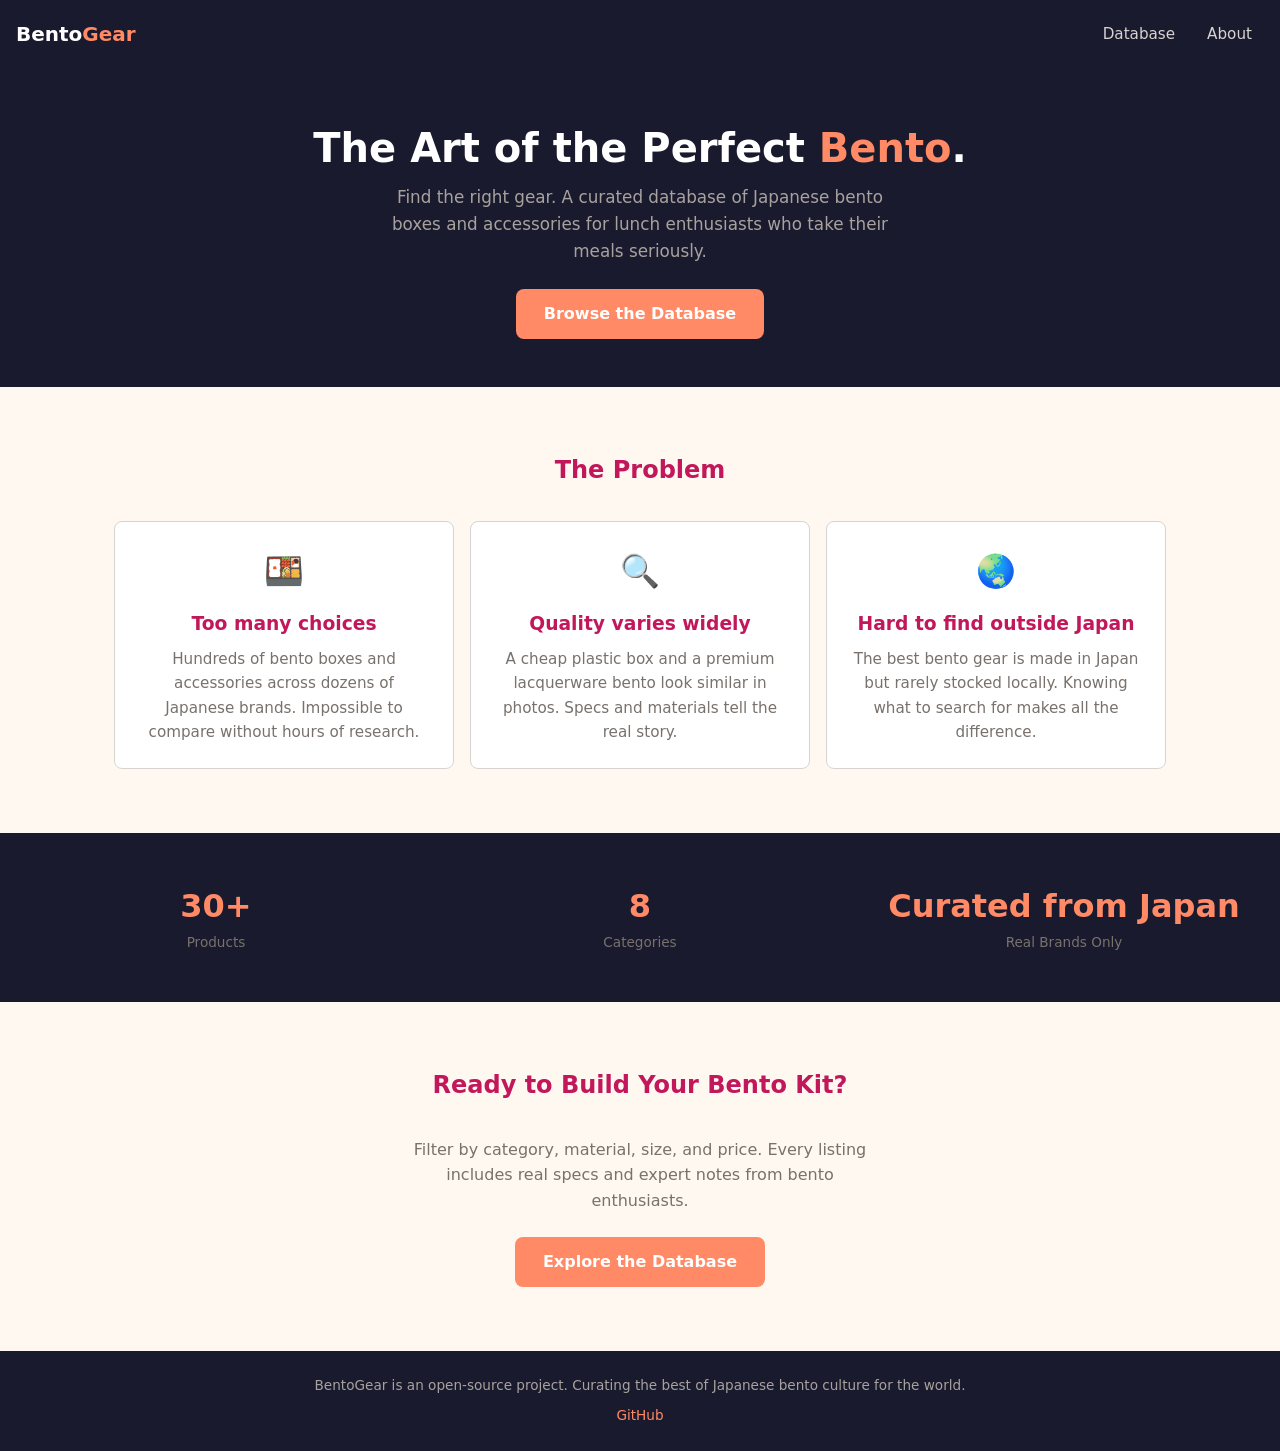
<file: index.html>
<!DOCTYPE html>
<html lang="en">
<head>
<meta charset="UTF-8">
<meta name="viewport" content="width=device-width,initial-scale=1">
<title>BentoGear - The Art of the Perfect Bento</title>
<meta name="description" content="A curated database of Japanese bento boxes, accessories, and supplies. Find the perfect bento gear for your daily lunch.">
<meta property="og:title" content="BentoGear - The Art of the Perfect Bento">
<meta property="og:description" content="A curated database of Japanese bento boxes, accessories, and supplies for bento enthusiasts worldwide.">
<meta property="og:type" content="website">
<meta property="og:url" content="https://humancronadmin.github.io/bento-gear/">
<link rel="canonical" href="https://humancronadmin.github.io/bento-gear/">
<link rel="icon" href="favicon.svg" type="image/svg+xml">
<link rel="stylesheet" href="css/style.css">
<script async src="https://www.googletagmanager.com/gtag/js?id=G-MXKH7PSKC2"></script>
<script>window.dataLayer=window.dataLayer||[];function gtag(){dataLayer.push(arguments);}gtag("js",new Date());gtag("config","G-MXKH7PSKC2");</script>
<script type="text/javascript">(function(c,l,a,r,i,t,y){c[a]=c[a]||function(){(c[a].q=c[a].q||[]).push(arguments)};t=l.createElement(r);t.async=1;t.src="https://www.clarity.ms/tag/"+i;y=l.getElementsByTagName(r)[0];y.parentNode.insertBefore(t,y);})(window, document, "clarity", "script", "wa1jxs6bmh");</script>

<script type="application/ld+json">{"@context":"https://schema.org","@type":"WebSite","name":"BentoGear","url":"https://humancronadmin.github.io/bento-gear/","description":"BentoGear - Japanese bento boxes, bento accessories, food picks, sauce containers, lunch bags, furoshiki, charab","inLanguage":"en","potentialAction":{"@type":"SearchAction","target":{"@type":"EntryPoint","urlTemplate":"https://humancronadmin.github.io/bento-gear/?q={search_term_string}"},"query-input":"required name=search_term_string"}}</script>
<script type="application/ld+json">{"@context":"https://schema.org","@type":"CollectionPage","name":"BentoGear","url":"https://humancronadmin.github.io/bento-gear/","description":"BentoGear - Japanese bento boxes, bento accessories, food picks, sauce containers, lunch bags, furoshiki, charab","about":{"@type":"Thing","name":"Japanese bento boxes"},"audience":{"@type":"Audience","audienceType":"bento enthusiasts worldwide who want authentic Japanese bento gear"},"isAccessibleForFree":true,"inLanguage":"en"}</script>
<script type="application/ld+json">{"@context":"https://schema.org","@type":"BreadcrumbList","itemListElement":[{"@type":"ListItem","position":1,"name":"Home","item":"https://humancronadmin.github.io/bento-gear/"}]}</script>
</head>
<body>
<nav class="nav">
 <a href="index.html" class="nav-brand">Bento<span>Gear</span></a>
 <div class="nav-links">
 <a href="database.html">Database</a>
 <a href="#about">About</a>
 </div>
</nav>
<section class="hero">
 <h1>The Art of the Perfect <em>Bento</em>.</h1>
 <p>Find the right gear. A curated database of Japanese bento boxes and accessories for lunch enthusiasts who take their meals seriously.</p>
 <a href="database.html" class="btn btn-primary">Browse the Database</a>
</section>
<section class="section">
 <h2 class="section-title">The Problem</h2>
 <div class="problem-grid" id="problems"></div>
</section>
<section class="section" style="background:var(--dark);color:#FFF;max-width:none;padding:48px 16px">
 <div class="stats-row" id="stats"></div>
</section>
<section class="section" style="text-align:center">
 <h2 class="section-title">Ready to Build Your Bento Kit?</h2>
 <p style="color:var(--muted);margin-bottom:24px;max-width:480px;margin-left:auto;margin-right:auto">Filter by category, material, size, and price. Every listing includes real specs and expert notes from bento enthusiasts.</p>
 <a href="database.html" class="btn btn-primary">Explore the Database</a>
</section>
<footer class="footer" id="about">
 <p>BentoGear is an open-source project. Curating the best of Japanese bento culture for the world.</p>
 <p style="margin-top:8px"><a href="https://github.com/humancronadmin">GitHub</a></p>
</footer>
<script>
const problems=[
 {icon:"\uD83C\uDF71",title:"Too many choices",desc:"Hundreds of bento boxes and accessories across dozens of Japanese brands. Impossible to compare without hours of research."},
 {icon:"\uD83D\uDD0D",title:"Quality varies widely",desc:"A cheap plastic box and a premium lacquerware bento look similar in photos. Specs and materials tell the real story."},
 {icon:"\uD83C\uDF0F",title:"Hard to find outside Japan",desc:"The best bento gear is made in Japan but rarely stocked locally. Knowing what to search for makes all the difference."}
];
const stats=[
 {num:"30+",label:"Products"},
 {num:"8",label:"Categories"},
 {num:"Curated from Japan",label:"Real Brands Only"}
];
document.getElementById("problems").innerHTML=problems.map(p=>`<div class="problem-card"><div class="icon">${p.icon}</div><h3>${p.title}</h3><p>${p.desc}</p></div>`).join("");
document.getElementById("stats").innerHTML=stats.map(s=>`<div class="stat"><div class="num">${s.num}</div><div class="label">${s.label}</div></div>`).join("");
</script>
<script async src="https://pagead2.googlesyndication.com/pagead/js/adsbygoogle.js?client=ca-pub-6776399834647681" crossorigin="anonymous"></script>
</body>
</html>
</file>
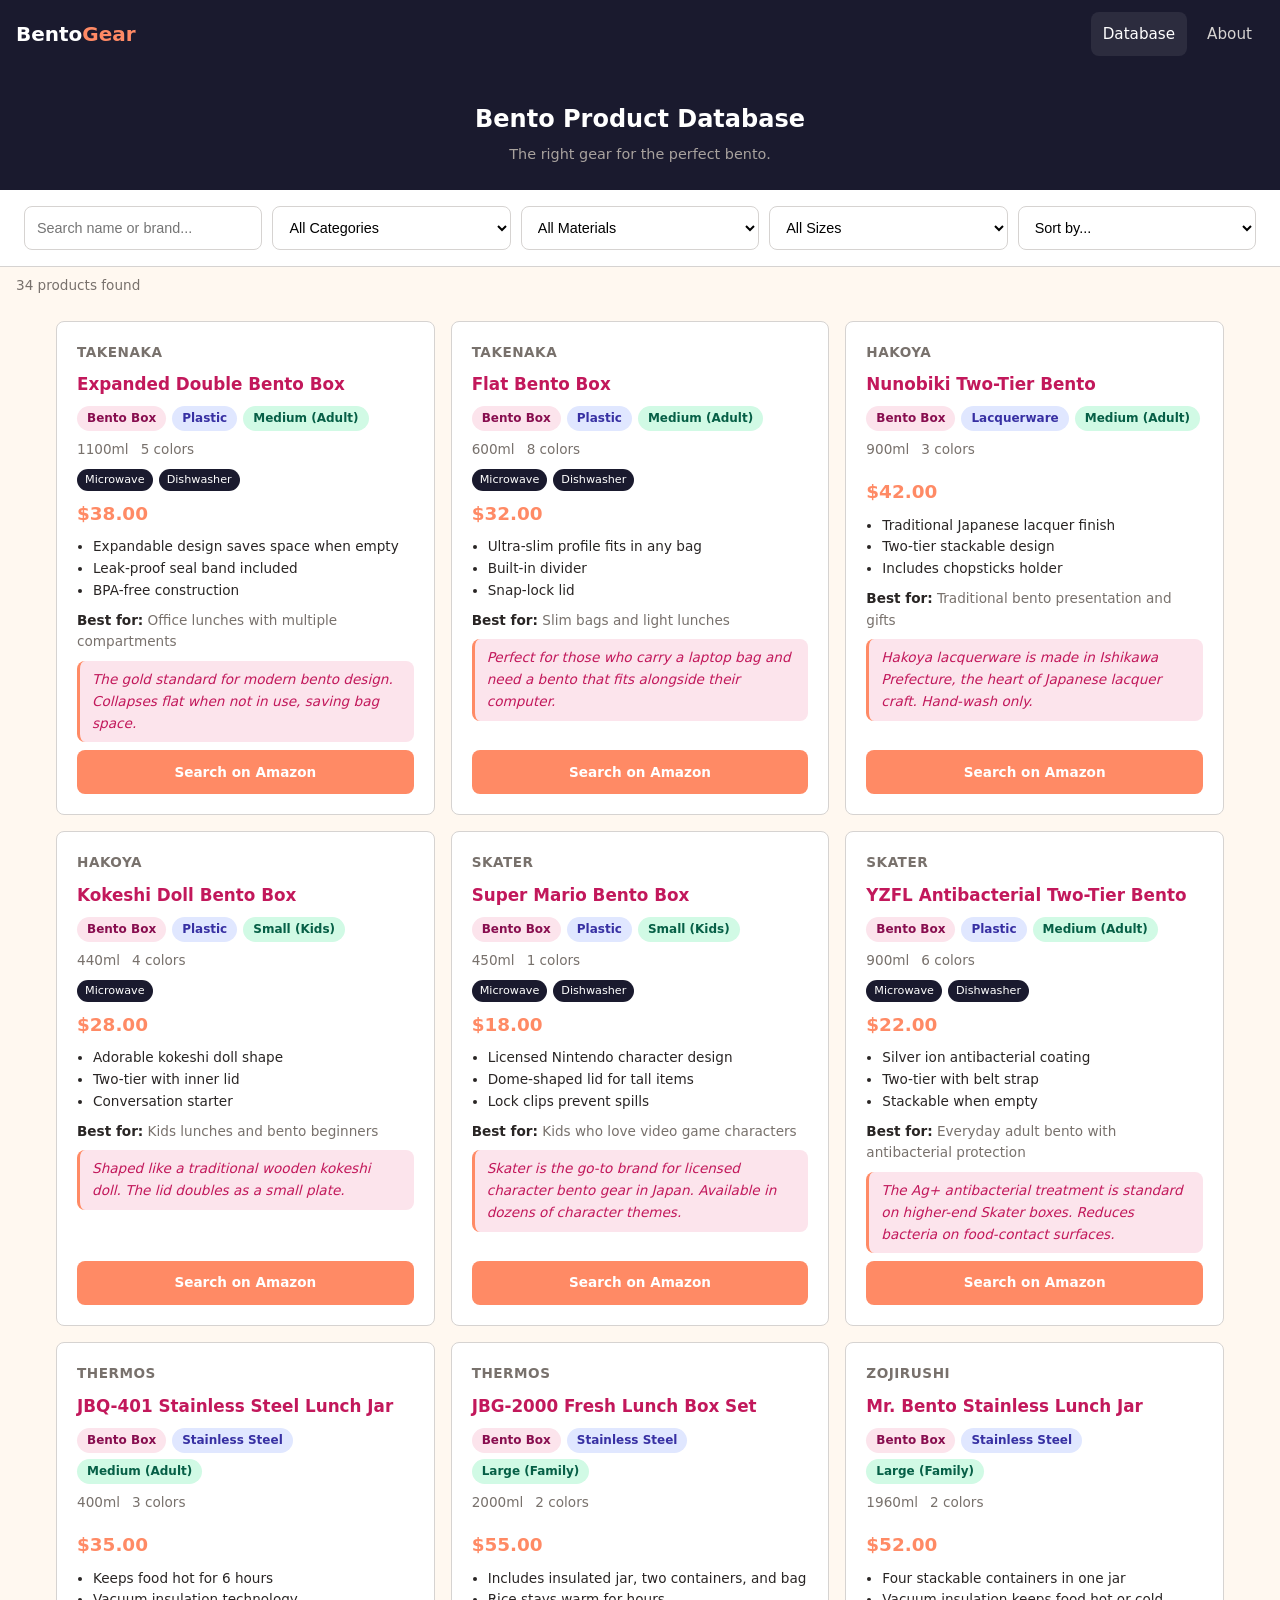
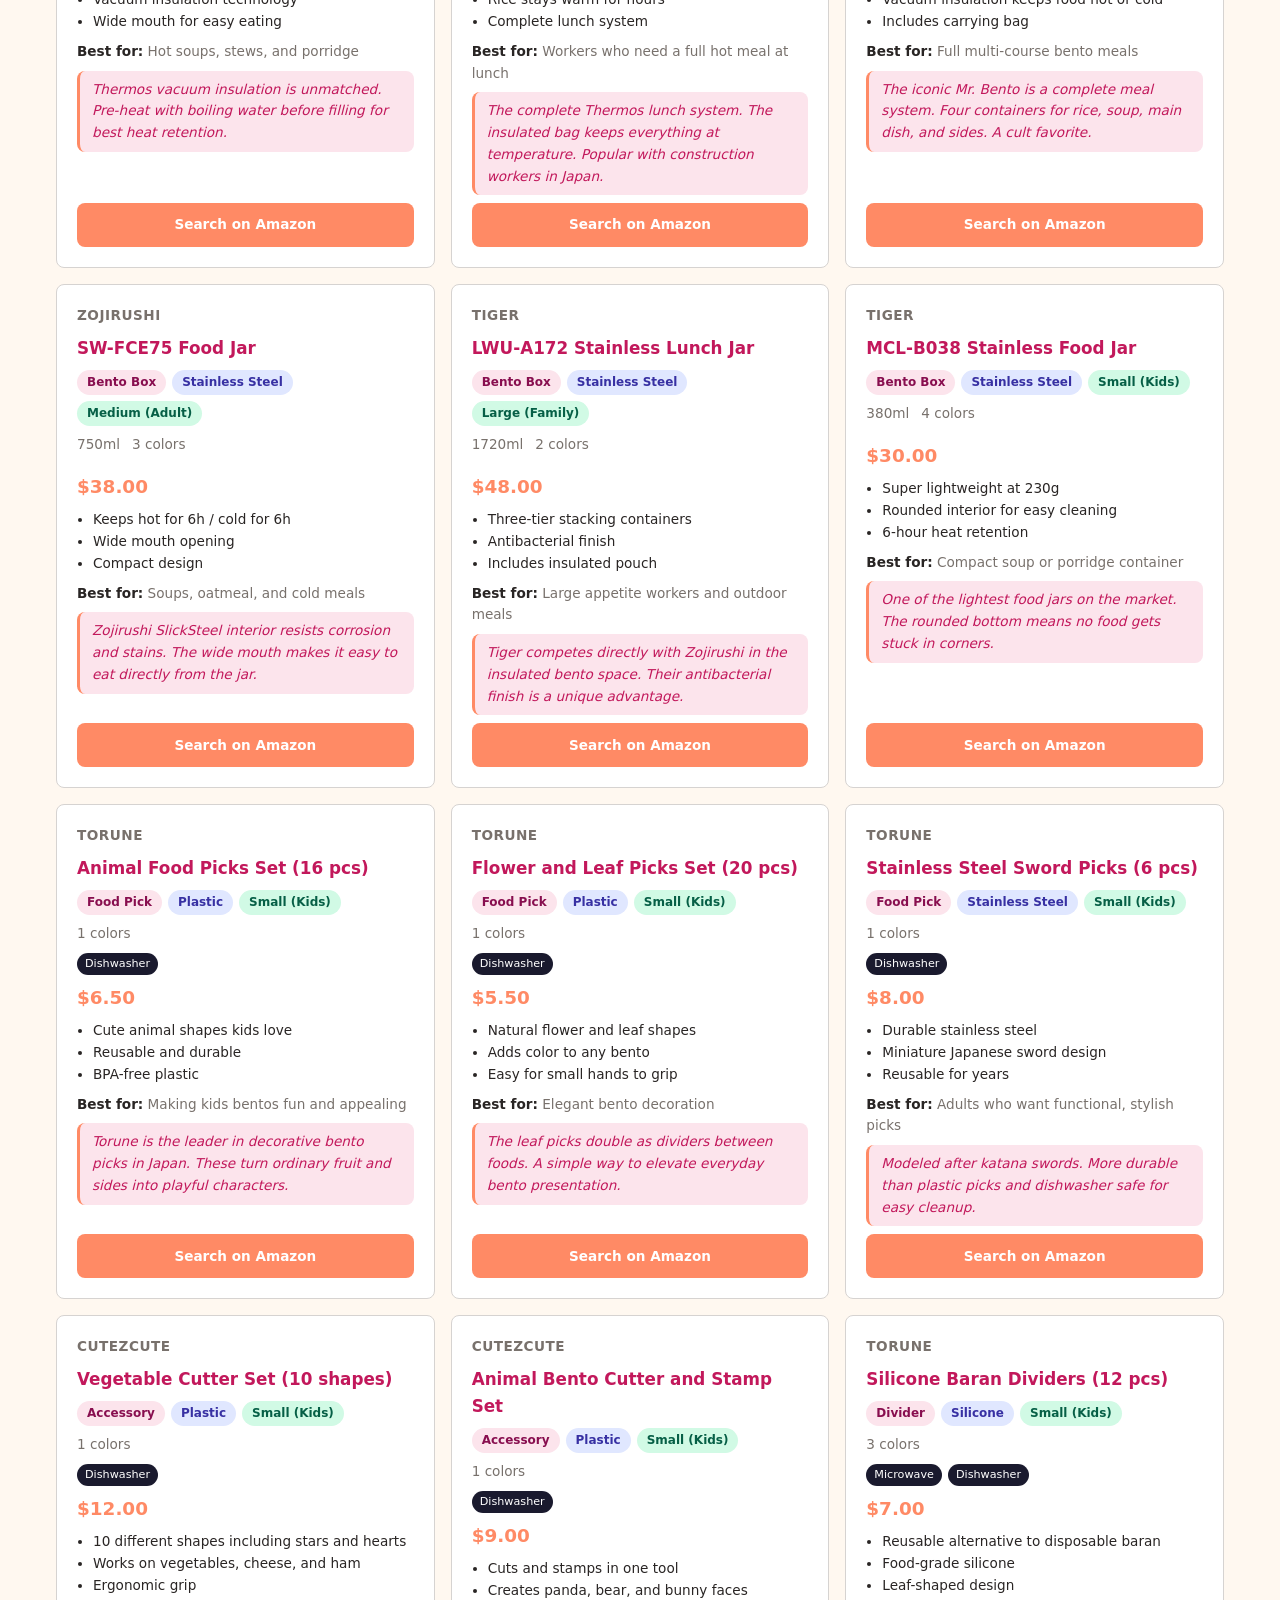
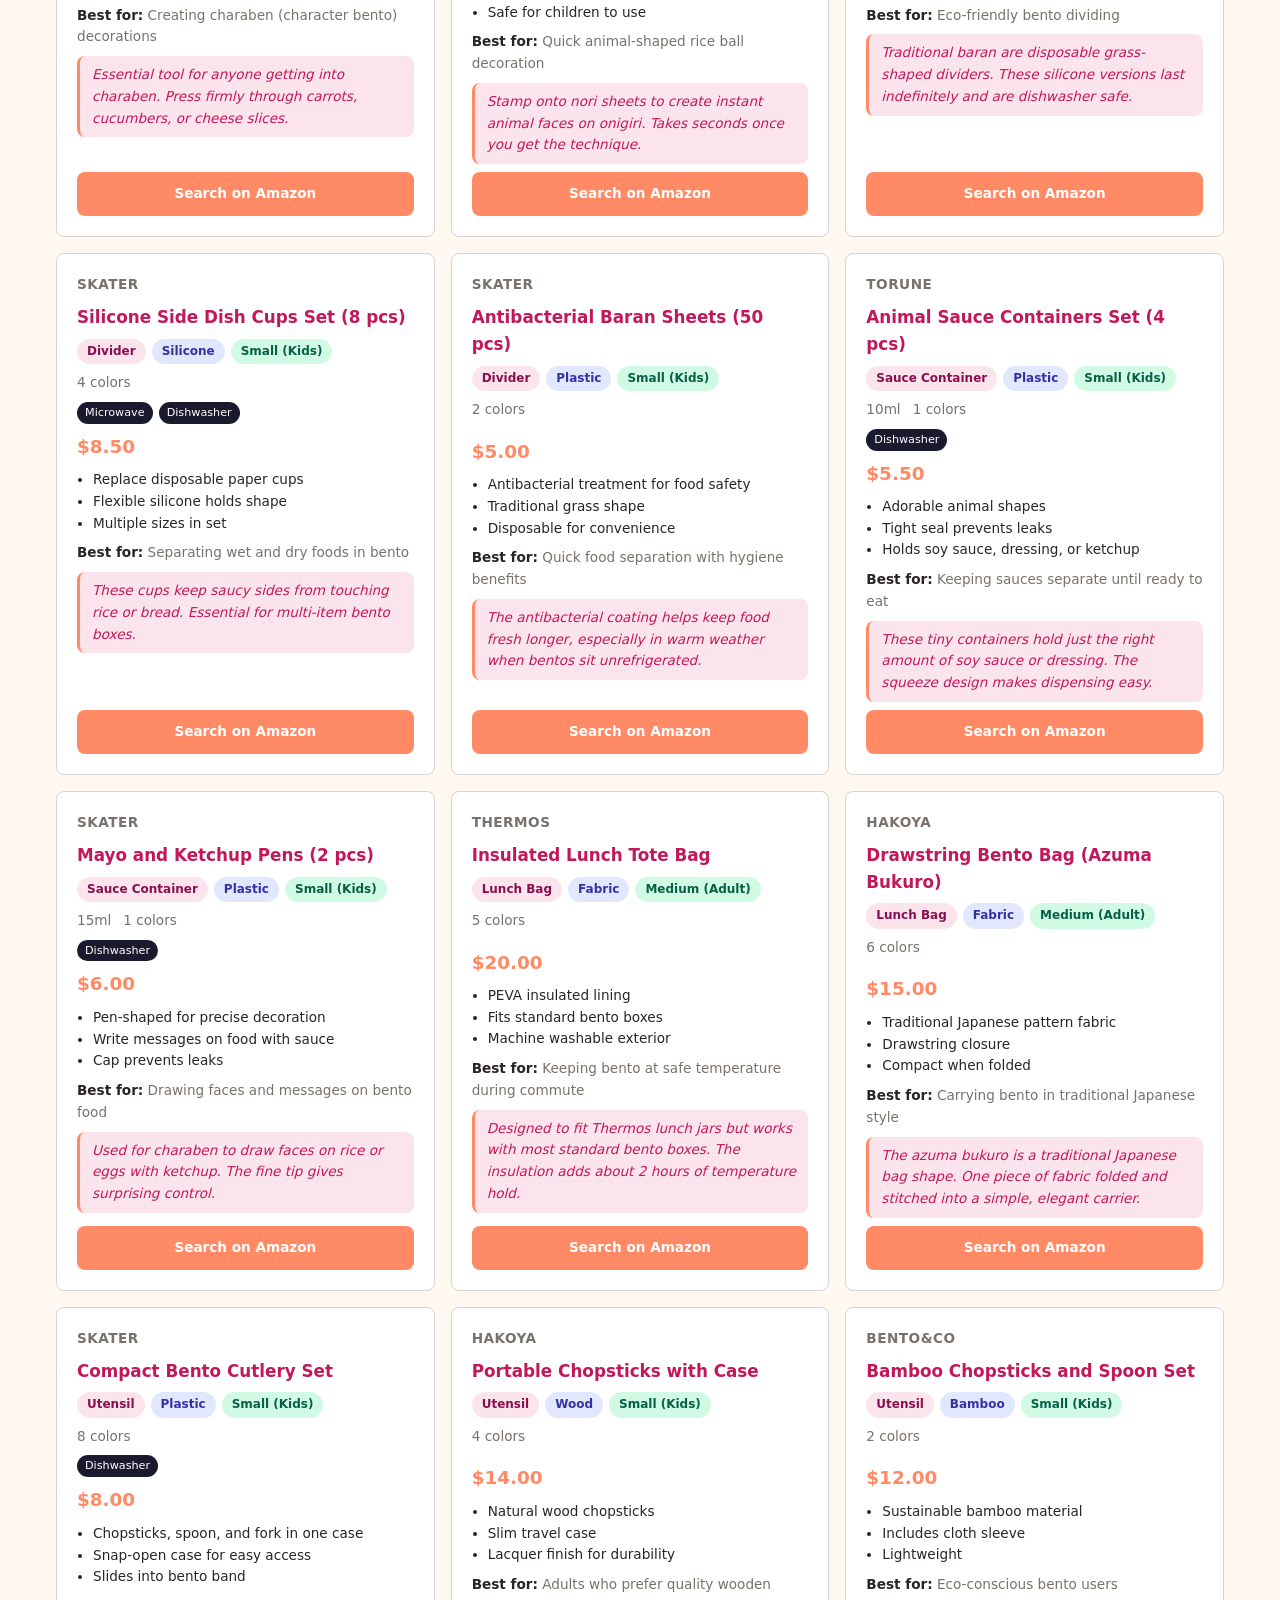
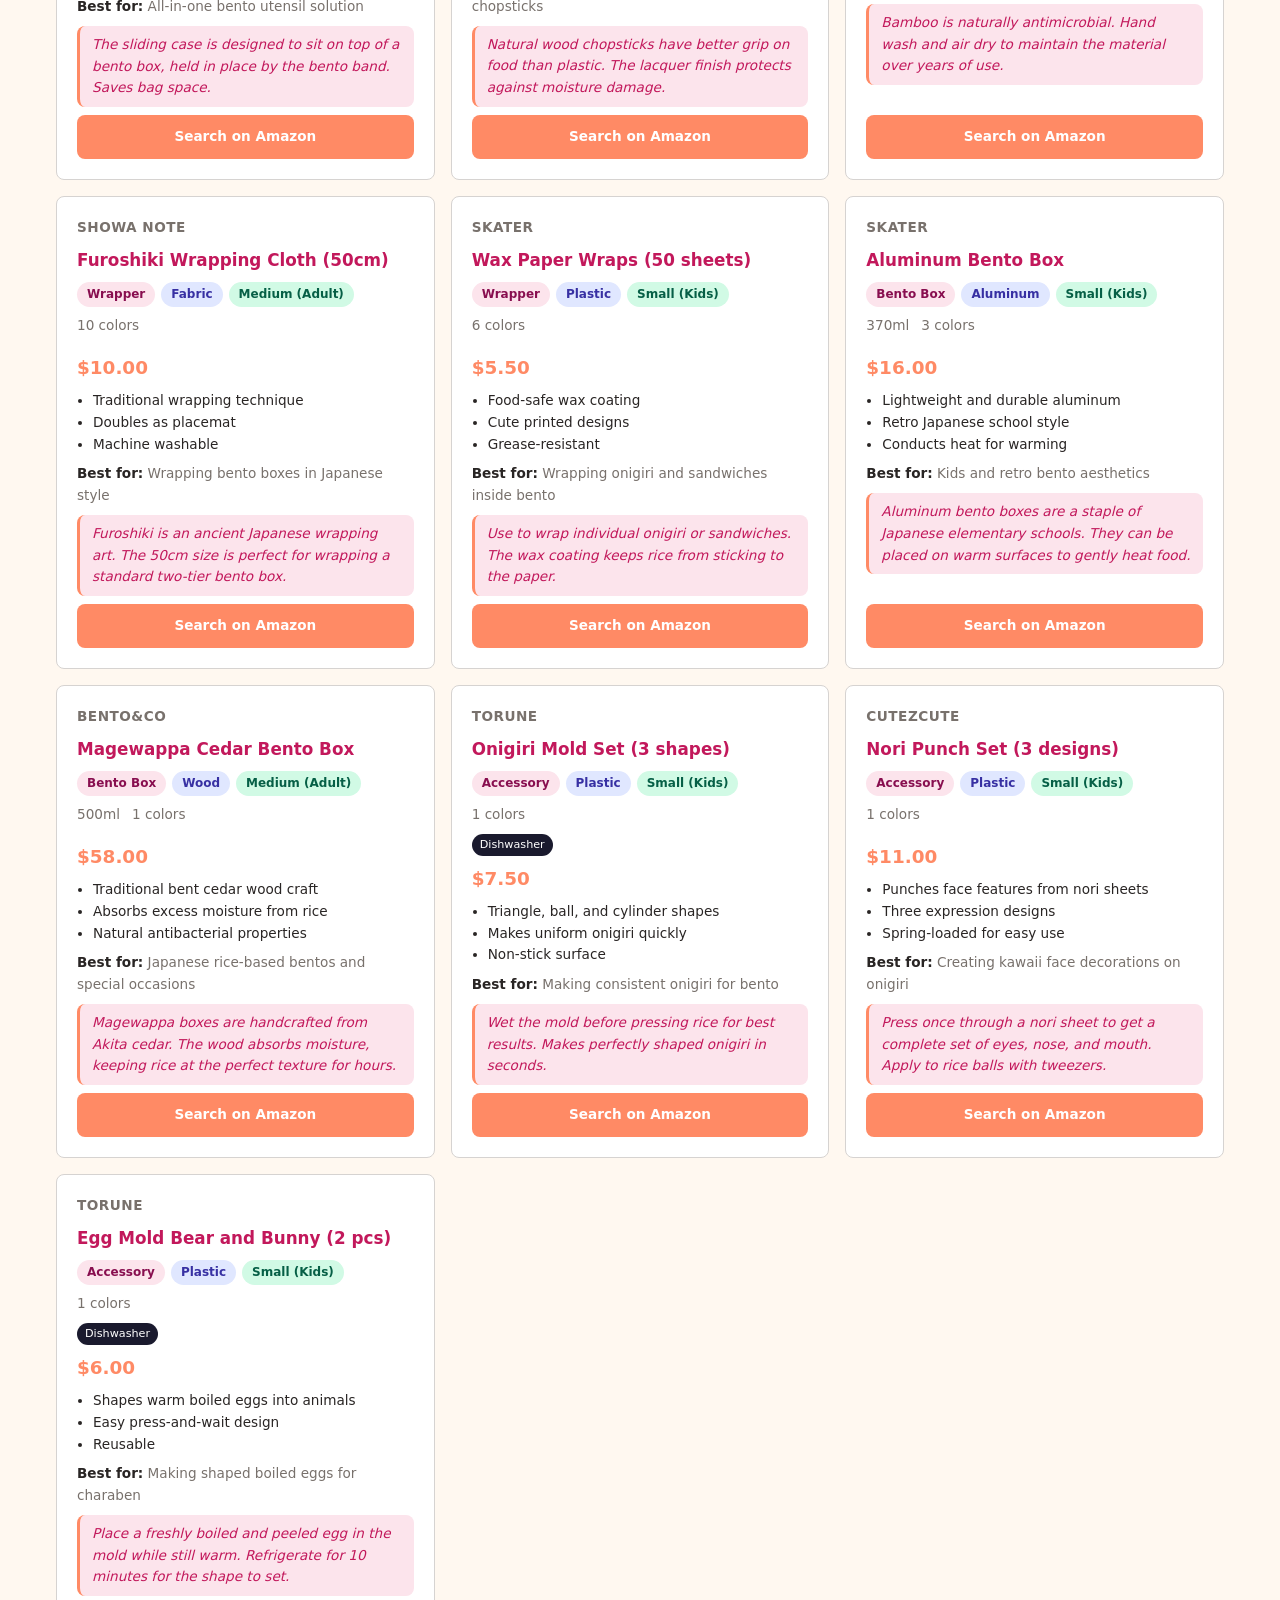
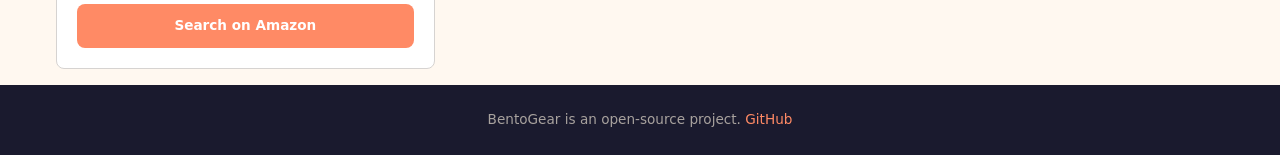
<file: database.html>
<!DOCTYPE html>
<html lang="en">
<head>
<meta charset="UTF-8">
<meta name="viewport" content="width=device-width,initial-scale=1">
<title>Database - BentoGear</title>
<meta name="description" content="Browse and filter 30+ Japanese bento products. Compare bento boxes, food picks, dividers, and accessories by category, material, and price.">
<meta property="og:title" content="BentoGear - Bento Product Database">
<meta property="og:description" content="Browse and filter 30+ Japanese bento products by category, material, size, and price.">
<meta property="og:type" content="website">
<meta property="og:url" content="https://humancronadmin.github.io/bento-gear/database.html">
<link rel="canonical" href="https://humancronadmin.github.io/bento-gear/database.html">
<link rel="icon" href="favicon.svg" type="image/svg+xml">
<link rel="stylesheet" href="css/style.css">
<script async src="https://www.googletagmanager.com/gtag/js?id=G-MXKH7PSKC2"></script>
<script>window.dataLayer=window.dataLayer||[];function gtag(){dataLayer.push(arguments);}gtag("js",new Date());gtag("config","G-MXKH7PSKC2");</script>
<script type="text/javascript">(function(c,l,a,r,i,t,y){c[a]=c[a]||function(){(c[a].q=c[a].q||[]).push(arguments)};t=l.createElement(r);t.async=1;t.src="https://www.clarity.ms/tag/"+i;y=l.getElementsByTagName(r)[0];y.parentNode.insertBefore(t,y);})(window, document, "clarity", "script", "wa1jxs6bmh");</script>
</head>
<body>
<nav class="nav">
 <a href="index.html" class="nav-brand">Bento<span>Gear</span></a>
 <div class="nav-links">
 <a href="database.html" class="active">Database</a>
 <a href="index.html#about">About</a>
 </div>
</nav>
<div class="db-header">
 <h1>Bento Product Database</h1>
 <p>The right gear for the perfect bento.</p>
</div>
<div class="filters">
 <input type="search" id="search" placeholder="Search name or brand...">
 <select id="category"><option value="">All Categories</option></select>
 <select id="material"><option value="">All Materials</option></select>
 <select id="size"><option value="">All Sizes</option></select>
 <select id="sort">
 <option value="">Sort by...</option>
 <option value="price-asc">Price: Low to High</option>
 <option value="price-desc">Price: High to Low</option>
 <option value="name-asc">Name: A to Z</option>
 </select>
</div>
<div class="result-count" id="resultCount"></div>
<div class="product-grid" id="grid"></div>
<footer class="footer">
 <p>BentoGear is an open-source project. <a href="https://github.com/humancronadmin">GitHub</a></p>
</footer>
<script src="js/database.js"></script>
<script async src="https://pagead2.googlesyndication.com/pagead/js/adsbygoogle.js?client=ca-pub-6776399834647681" crossorigin="anonymous"></script>
</body>
</html>
</file>
<file: css/style.css>
*,*::before,*::after{box-sizing:border-box;margin:0;padding:0}
:root{--primary:#C2185B;--accent:#FF8A65;--dark:#1A1A2E;--light:#FFF8F0;--card:#FFFFFF;--text:#292524;--muted:#78716C;--border:#D6D3D1;--radius:8px}
body{font-family:'Segoe UI',system-ui,-apple-system,sans-serif;color:var(--text);background:var(--light);line-height:1.6}
a{color:var(--primary);text-decoration:none}
a:hover{color:var(--accent)}
img{max-width:100%;display:block}

/* NAV */
.nav{background:var(--dark);padding:12px 16px;display:flex;align-items:center;justify-content:space-between;position:sticky;top:0;z-index:100}
.nav-brand{color:#FFF;font-size:1.25rem;font-weight:700}
.nav-brand span{color:var(--accent)}
.nav-links{display:flex;gap:8px}
.nav-links a{color:#D6D3D1;font-size:.9rem;padding:10px 12px;min-height:44px;display:flex;align-items:center;border-radius:var(--radius)}
.nav-links a:hover,.nav-links a.active{color:#FFF;background:rgba(255,255,255,.08)}

/* HERO */
.hero{background:var(--dark);color:#FFF;padding:56px 16px 48px;text-align:center}
.hero h1{font-size:2rem;margin-bottom:12px;line-height:1.2}
.hero h1 em{color:var(--accent);font-style:normal}
.hero p{color:#A8A29E;font-size:1.05rem;max-width:520px;margin:0 auto 24px}
.btn{display:inline-flex;align-items:center;justify-content:center;min-height:44px;padding:12px 28px;border-radius:var(--radius);font-weight:600;font-size:1rem;cursor:pointer;border:none;transition:background .2s}
.btn-primary{background:var(--accent);color:#FFF}
.btn-primary:hover{background:var(--primary);color:#FFF}
.btn-outline{background:transparent;border:2px solid var(--accent);color:var(--accent)}
.btn-outline:hover{background:var(--accent);color:#FFF}

/* SECTIONS */
.section{padding:48px 16px;max-width:1100px;margin:0 auto}
.section-title{font-size:1.5rem;color:var(--primary);text-align:center;margin-bottom:32px}

/* PROBLEM CARDS */
.problem-grid{display:grid;gap:16px}
.problem-card{background:var(--card);border:1px solid var(--border);border-radius:var(--radius);padding:24px;text-align:center}
.problem-card .icon{font-size:2rem;margin-bottom:12px}
.problem-card h3{color:var(--primary);margin-bottom:8px}
.problem-card p{color:var(--muted);font-size:.95rem}

/* STATS */
.stats-row{display:flex;flex-wrap:wrap;justify-content:center;gap:24px;text-align:center}
.stat{flex:1;min-width:120px}
.stat .num{font-size:2rem;font-weight:700;color:var(--accent)}
.stat .label{font-size:.85rem;color:var(--muted)}

/* FOOTER */
.footer{background:var(--dark);color:#A8A29E;padding:24px 16px;text-align:center;font-size:.85rem}
.footer a{color:var(--accent)}

/* DATABASE PAGE */
.db-header{background:var(--dark);color:#FFF;padding:32px 16px 24px;text-align:center}
.db-header h1{font-size:1.5rem;margin-bottom:4px}
.db-header p{color:#A8A29E;font-size:.9rem}

.filters{background:var(--card);border-bottom:1px solid var(--border);padding:16px;display:flex;flex-wrap:wrap;gap:10px;position:sticky;top:52px;z-index:90}
.filters select,.filters input{min-height:44px;padding:8px 12px;border:1px solid var(--border);border-radius:var(--radius);font-size:.9rem;background:#FFF;flex:1;min-width:140px}
.filters input[type="search"]{min-width:200px}
.result-count{padding:8px 16px;font-size:.85rem;color:var(--muted)}

.product-grid{display:grid;gap:16px;padding:16px;max-width:1200px;margin:0 auto}
.product-card{background:var(--card);border:1px solid var(--border);border-radius:var(--radius);padding:20px;display:flex;flex-direction:column;gap:8px}
.product-card h3{font-size:1.05rem;color:var(--primary)}
.product-card .brand{font-size:.85rem;color:var(--muted);font-weight:600;text-transform:uppercase;letter-spacing:.5px}
.badges{display:flex;flex-wrap:wrap;gap:6px}
.badge{display:inline-block;padding:3px 10px;border-radius:20px;font-size:.75rem;font-weight:600}
.badge-cat{background:#FCE4EC;color:#880E4F}
.badge-mat{background:#E0E7FF;color:#3730A3}
.badge-size{background:#D1FAE5;color:#065F46}
.product-meta{display:flex;flex-wrap:wrap;gap:12px;font-size:.85rem;color:var(--muted)}
.product-meta span{display:flex;align-items:center;gap:4px}
.product-price{font-size:1.15rem;font-weight:700;color:var(--accent)}
.product-pros{font-size:.85rem;color:var(--text)}
.product-pros li{margin-left:16px}
.product-best{font-size:.85rem;color:var(--muted)}
.product-best strong{color:var(--text)}
.collector-note{font-size:.85rem;font-style:italic;color:var(--primary);background:#FCE4EC;padding:8px 12px;border-radius:var(--radius);border-left:3px solid var(--accent)}
.feature-icons{display:flex;gap:6px;flex-wrap:wrap}
.feature-icon{font-size:.7rem;background:var(--dark);color:#FFF;padding:2px 8px;border-radius:12px}

/* RESPONSIVE */
@media(min-width:480px){
  .hero h1{font-size:2.5rem}
  .problem-grid{grid-template-columns:repeat(3,1fr)}
  .product-grid{grid-template-columns:repeat(2,1fr)}
  .nav-links a{font-size:.95rem}
}
@media(min-width:768px){
  .product-grid{grid-template-columns:repeat(3,1fr)}
  .section{padding:64px 24px}
  .filters{padding:16px 24px}
}
</file>
